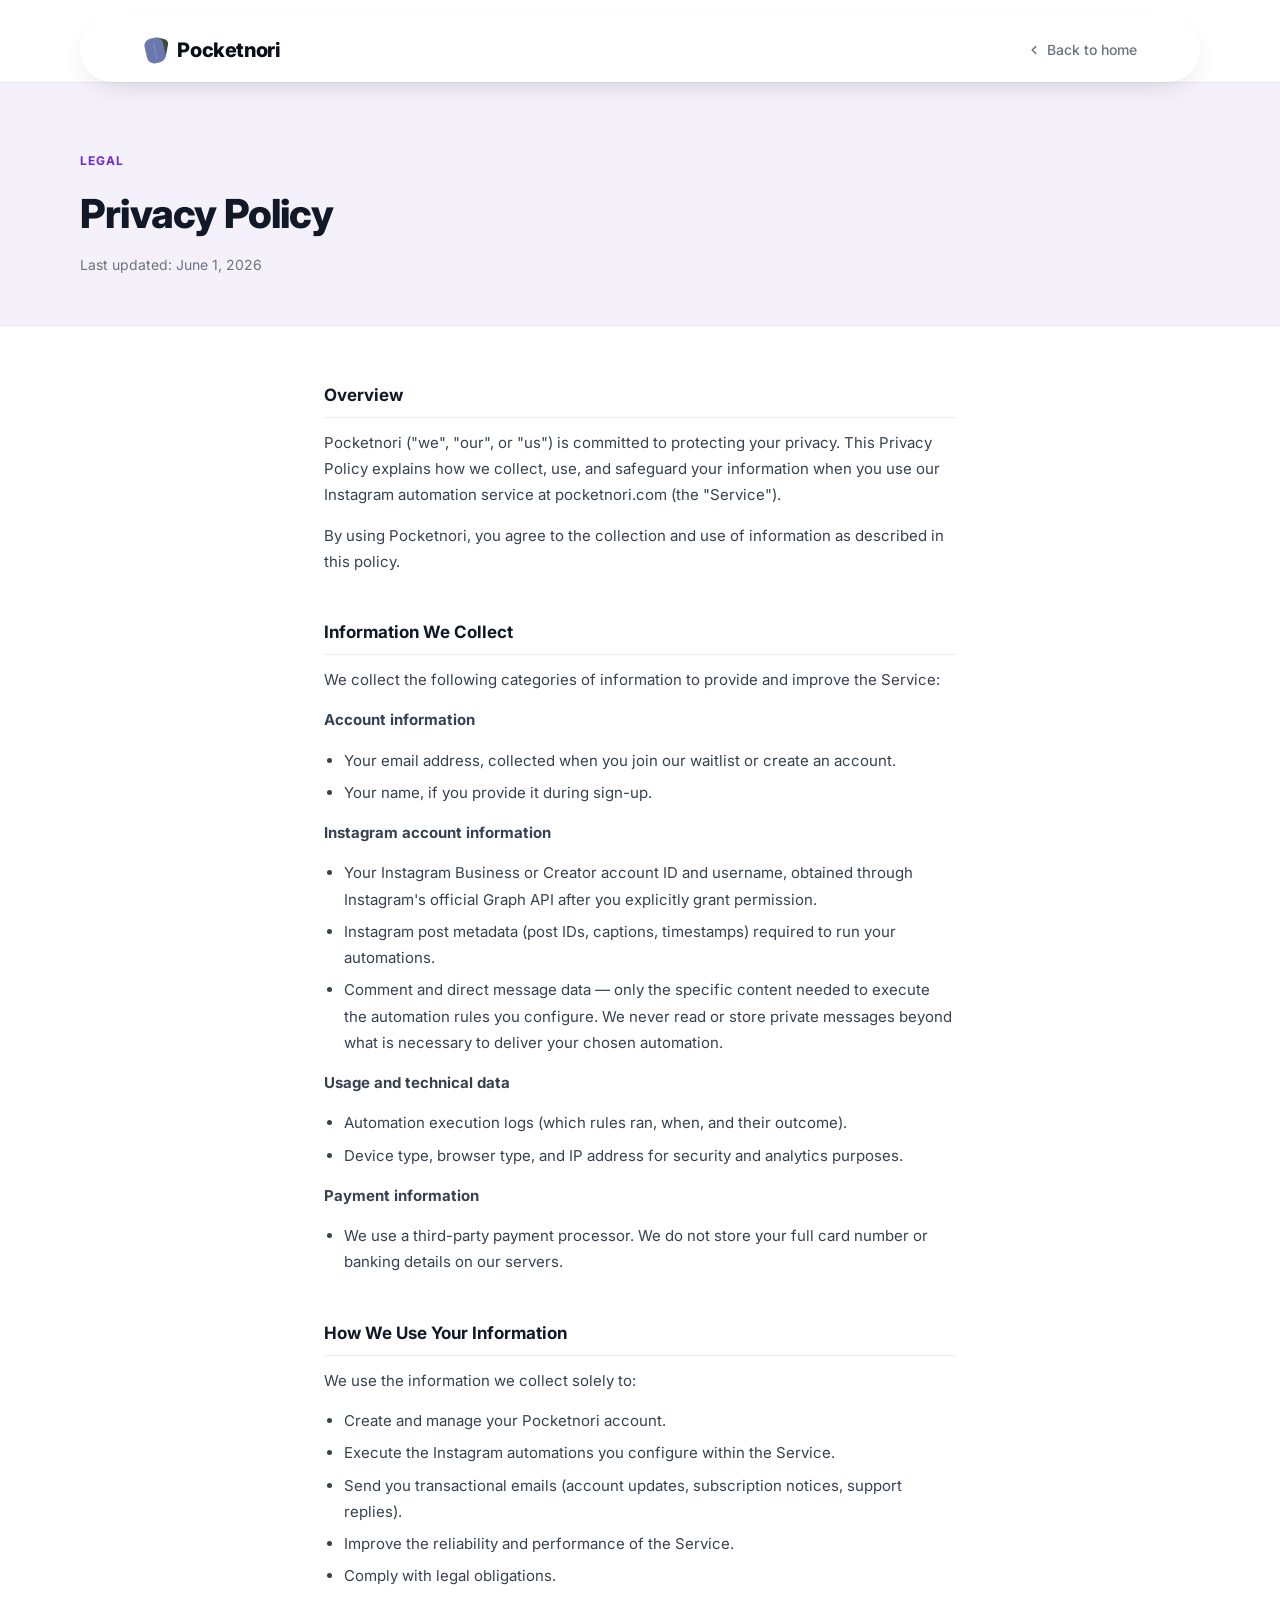
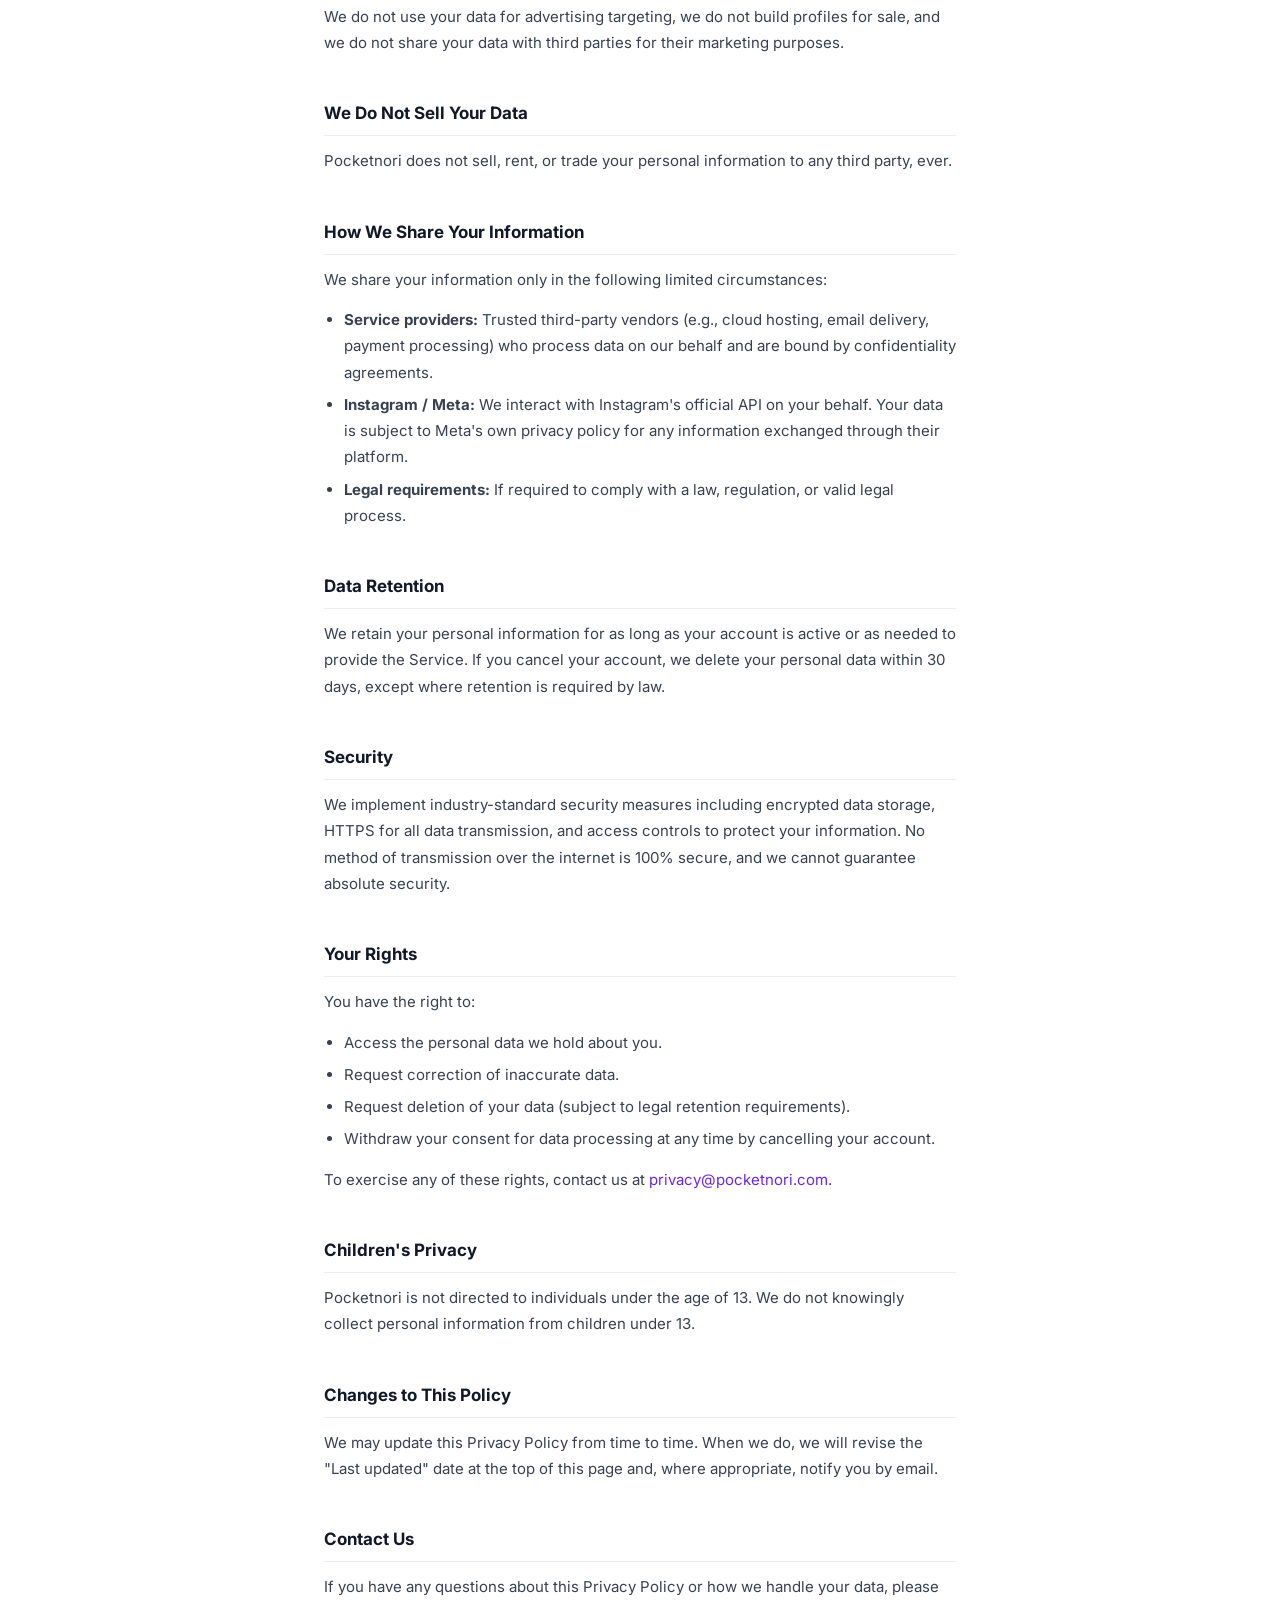
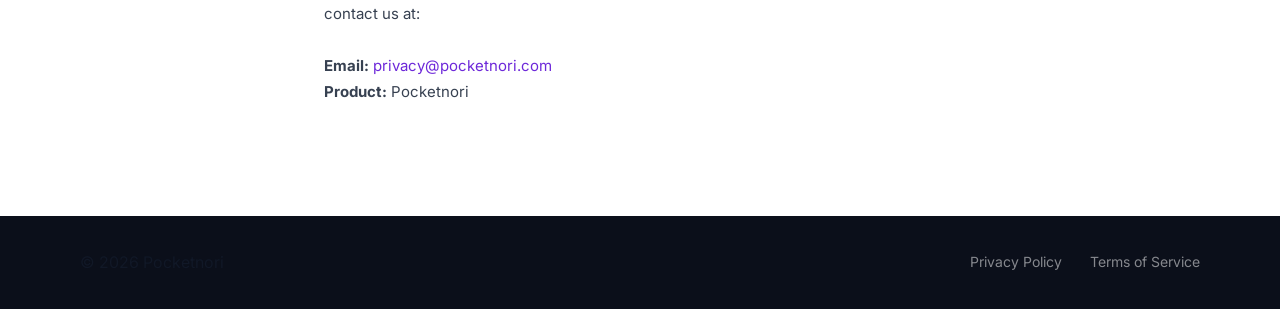
<file: privacy.html>
<!DOCTYPE html>
<html lang="en">
<head>
  <meta charset="UTF-8" />
  <meta name="viewport" content="width=device-width, initial-scale=1.0" />
  <title>Privacy Policy — Pocketnori</title>
  <meta name="description" content="Pocketnori privacy policy — how we collect, use, and protect your data." />
  <link rel="stylesheet" href="styles-bold.css" />
  <style>
    /* ── Legal page overrides ── */
    .legal-header {
      background: var(--tray);
      border-bottom: 1px solid var(--border);
      padding: 64px 5% 48px;
    }
    .legal-header .inner { max-width: var(--maxw); margin: 0 auto; }
    .legal-header .kicker {
      display: inline-block;
      font-size: 0.75rem;
      font-weight: 700;
      letter-spacing: 0.08em;
      text-transform: uppercase;
      color: var(--brand);
      margin-bottom: 12px;
    }
    .legal-header h1 {
      font-size: clamp(1.75rem, 3.5vw, 2.5rem);
      font-weight: 800;
      letter-spacing: -0.02em;
      color: var(--text);
      margin-bottom: 8px;
    }
    .legal-header .meta { font-size: 0.875rem; color: var(--muted); }

    .legal-body {
      max-width: 760px;
      margin: 0 auto;
      padding: 56px 5% 96px;
    }

    .legal-body h2 {
      font-size: 1.0625rem;
      font-weight: 700;
      color: var(--text);
      margin-top: 44px;
      margin-bottom: 12px;
      padding-bottom: 8px;
      border-bottom: 1px solid var(--line);
    }
    .legal-body h2:first-child { margin-top: 0; }

    .legal-body p {
      font-size: 0.9375rem;
      color: #374151;
      margin-bottom: 14px;
      line-height: 1.75;
    }
    .legal-body ul {
      margin: 0 0 14px 20px;
    }
    .legal-body ul li {
      font-size: 0.9375rem;
      color: #374151;
      line-height: 1.75;
      margin-bottom: 6px;
    }
    .legal-body a { color: var(--brand); text-decoration: none; }
    .legal-body a:hover { text-decoration: underline; }

    /* ── Nav overrides for legal pages ── */
    .nav-zone { position: relative; }
    .nav { background: #fff; }
    .back-link {
      font-size: 0.875rem;
      font-weight: 500;
      color: var(--muted);
      text-decoration: none;
      display: flex;
      align-items: center;
      gap: 6px;
    }
    .back-link:hover { color: var(--brand); }
  </style>
</head>
<body>

  <!-- Nav -->
  <div class="nav-zone" style="position:sticky;top:0;z-index:100;border-bottom:1px solid var(--border);">
    <nav class="nav" style="max-width:var(--maxw);margin:0 auto;display:flex;align-items:center;justify-content:space-between;height:64px;padding:0 5%;">
      <a href="/" class="brandmark" aria-label="Pocketnori home" style="display:flex;align-items:center;gap:8px;">
        <svg width="26" height="29" viewBox="0 0 221 245" fill="none" aria-hidden="true">
          <rect x="90.0098" y="6.68465" width="133.364" height="177.819" rx="42" transform="rotate(11.2302 90.0098 6.68465)" fill="#3A4B3A"></rect>
          <rect y="36.8293" width="160" height="213.333" rx="60" transform="rotate(-13.3079 0 36.8293)" fill="#6B78AE"></rect>
          <line x1="89.3032" y1="55.519" x2="117.303" y2="189.519" stroke="white" stroke-width="1.5"></line>
        </svg>
        <span class="name">Pocketnori</span>
      </a>
      <a href="/" class="back-link">
        <svg width="14" height="14" viewBox="0 0 16 16" fill="none" stroke="currentColor" stroke-width="1.8" stroke-linecap="round" stroke-linejoin="round"><path d="M10 4L6 8l4 4"/></svg>
        Back to home
      </a>
    </nav>
  </div>

  <!-- Header -->
  <div class="legal-header">
    <div class="inner">
      <div class="kicker">Legal</div>
      <h1>Privacy Policy</h1>
      <p class="meta">Last updated: June 1, 2026</p>
    </div>
  </div>

  <!-- Body -->
  <div class="legal-body">

    <h2>Overview</h2>
    <p>
      Pocketnori ("we", "our", or "us") is committed to protecting your privacy. This Privacy Policy
      explains how we collect, use, and safeguard your information when you use our Instagram
      automation service at pocketnori.com (the "Service").
    </p>
    <p>
      By using Pocketnori, you agree to the collection and use of information as described in this policy.
    </p>

    <h2>Information We Collect</h2>
    <p>We collect the following categories of information to provide and improve the Service:</p>

    <p><strong>Account information</strong></p>
    <ul>
      <li>Your email address, collected when you join our waitlist or create an account.</li>
      <li>Your name, if you provide it during sign-up.</li>
    </ul>

    <p><strong>Instagram account information</strong></p>
    <ul>
      <li>Your Instagram Business or Creator account ID and username, obtained through Instagram's
        official Graph API after you explicitly grant permission.</li>
      <li>Instagram post metadata (post IDs, captions, timestamps) required to run your automations.</li>
      <li>Comment and direct message data — only the specific content needed to execute the automation
        rules you configure. We never read or store private messages beyond what is necessary to
        deliver your chosen automation.</li>
    </ul>

    <p><strong>Usage and technical data</strong></p>
    <ul>
      <li>Automation execution logs (which rules ran, when, and their outcome).</li>
      <li>Device type, browser type, and IP address for security and analytics purposes.</li>
    </ul>

    <p><strong>Payment information</strong></p>
    <ul>
      <li>We use a third-party payment processor. We do not store your full card number or
        banking details on our servers.</li>
    </ul>

    <h2>How We Use Your Information</h2>
    <p>We use the information we collect solely to:</p>
    <ul>
      <li>Create and manage your Pocketnori account.</li>
      <li>Execute the Instagram automations you configure within the Service.</li>
      <li>Send you transactional emails (account updates, subscription notices, support replies).</li>
      <li>Improve the reliability and performance of the Service.</li>
      <li>Comply with legal obligations.</li>
    </ul>
    <p>
      We do not use your data for advertising targeting, we do not build profiles for sale, and we
      do not share your data with third parties for their marketing purposes.
    </p>

    <h2>We Do Not Sell Your Data</h2>
    <p>
      Pocketnori does not sell, rent, or trade your personal information to any third party, ever.
    </p>

    <h2>How We Share Your Information</h2>
    <p>We share your information only in the following limited circumstances:</p>
    <ul>
      <li><strong>Service providers:</strong> Trusted third-party vendors (e.g., cloud hosting,
        email delivery, payment processing) who process data on our behalf and are bound by
        confidentiality agreements.</li>
      <li><strong>Instagram / Meta:</strong> We interact with Instagram's official API on your
        behalf. Your data is subject to Meta's own privacy policy for any information exchanged
        through their platform.</li>
      <li><strong>Legal requirements:</strong> If required to comply with a law, regulation, or
        valid legal process.</li>
    </ul>

    <h2>Data Retention</h2>
    <p>
      We retain your personal information for as long as your account is active or as needed to
      provide the Service. If you cancel your account, we delete your personal data within 30 days,
      except where retention is required by law.
    </p>

    <h2>Security</h2>
    <p>
      We implement industry-standard security measures including encrypted data storage, HTTPS for
      all data transmission, and access controls to protect your information. No method of
      transmission over the internet is 100% secure, and we cannot guarantee absolute security.
    </p>

    <h2>Your Rights</h2>
    <p>You have the right to:</p>
    <ul>
      <li>Access the personal data we hold about you.</li>
      <li>Request correction of inaccurate data.</li>
      <li>Request deletion of your data (subject to legal retention requirements).</li>
      <li>Withdraw your consent for data processing at any time by cancelling your account.</li>
    </ul>
    <p>
      To exercise any of these rights, contact us at
      <a href="mailto:privacy@pocketnori.com">privacy@pocketnori.com</a>.
    </p>

    <h2>Children's Privacy</h2>
    <p>
      Pocketnori is not directed to individuals under the age of 13. We do not knowingly collect
      personal information from children under 13.
    </p>

    <h2>Changes to This Policy</h2>
    <p>
      We may update this Privacy Policy from time to time. When we do, we will revise the
      "Last updated" date at the top of this page and, where appropriate, notify you by email.
    </p>

    <h2>Contact Us</h2>
    <p>
      If you have any questions about this Privacy Policy or how we handle your data, please
      contact us at:<br /><br />
      <strong>Email:</strong> <a href="mailto:privacy@pocketnori.com">privacy@pocketnori.com</a><br />
      <strong>Product:</strong> Pocketnori
    </p>

  </div>

  <!-- Footer -->
  <footer class="footer">
    <div class="footer-inner">
      <span>© 2026 Pocketnori</span>
      <div class="footer-links">
        <a href="/privacy.html">Privacy Policy</a>
        <a href="/terms.html">Terms of Service</a>
      </div>
    </div>
  </footer>

</body>
</html>
</file>
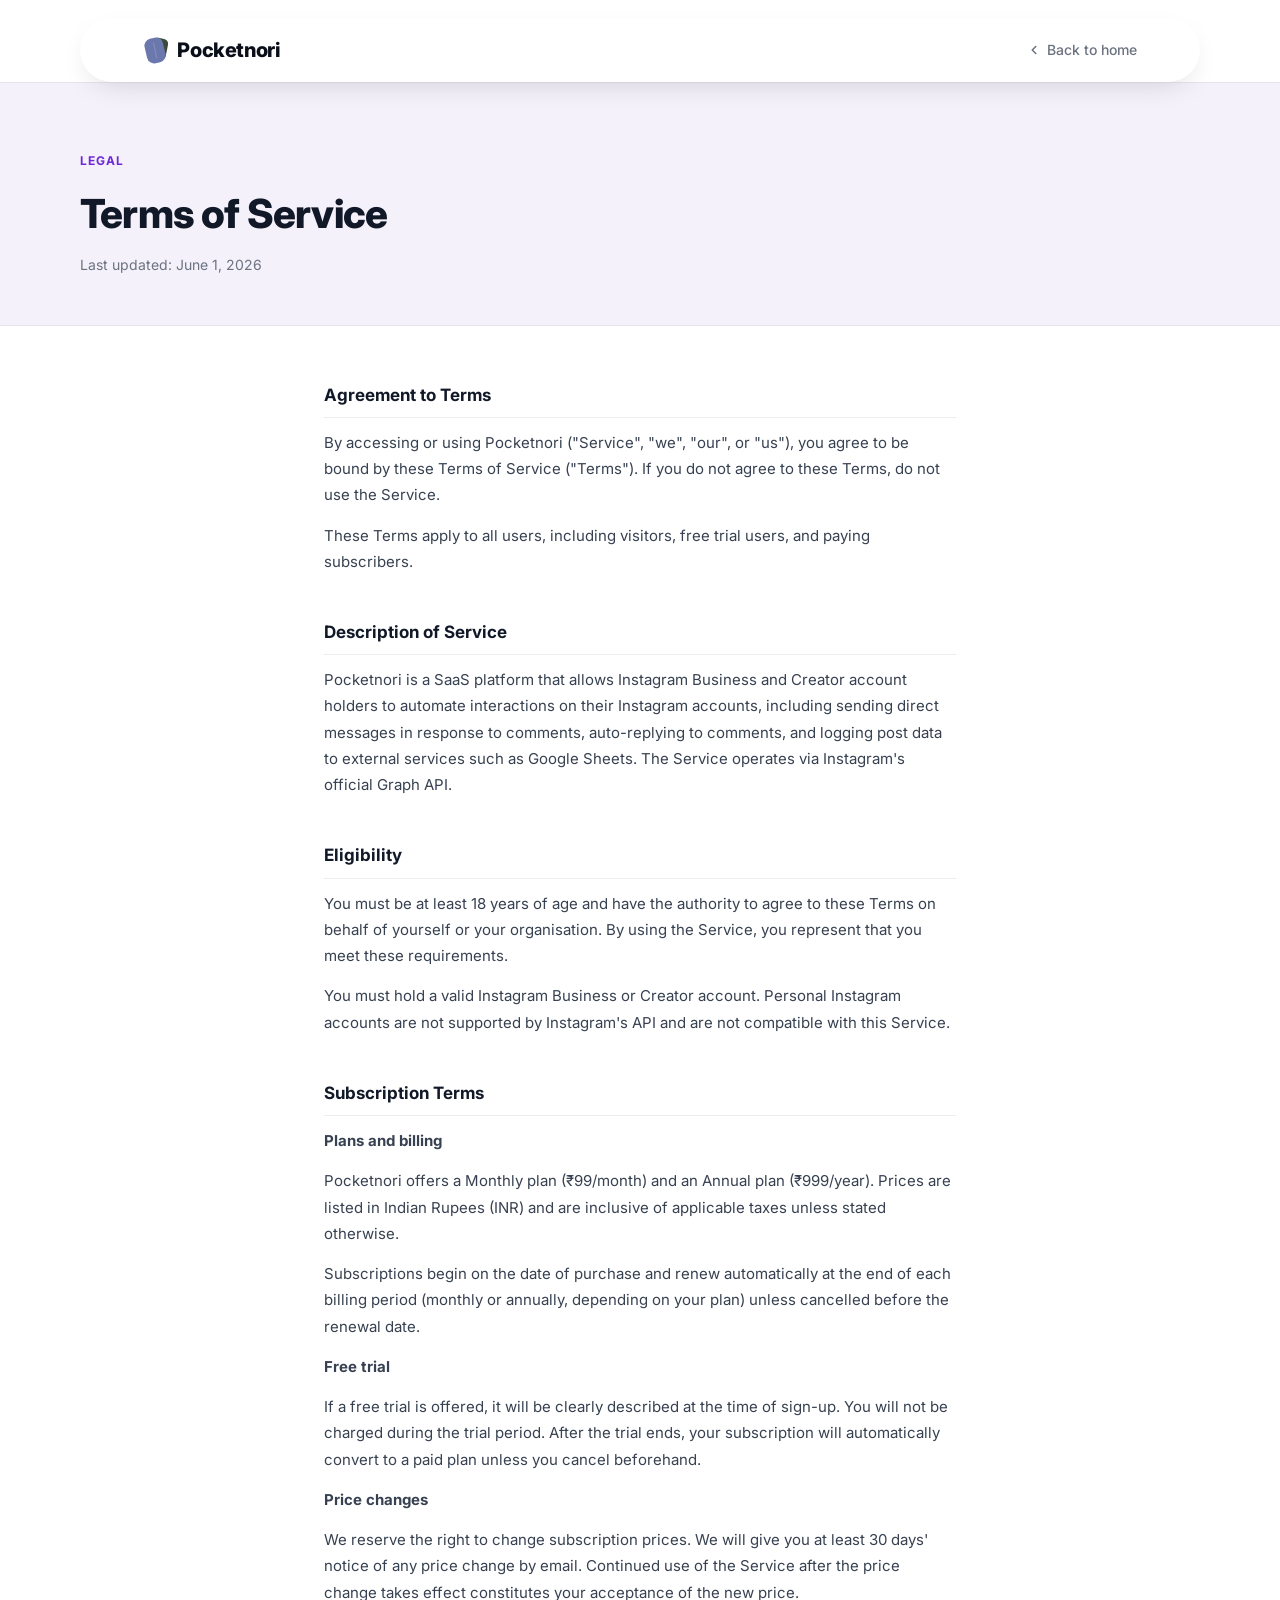
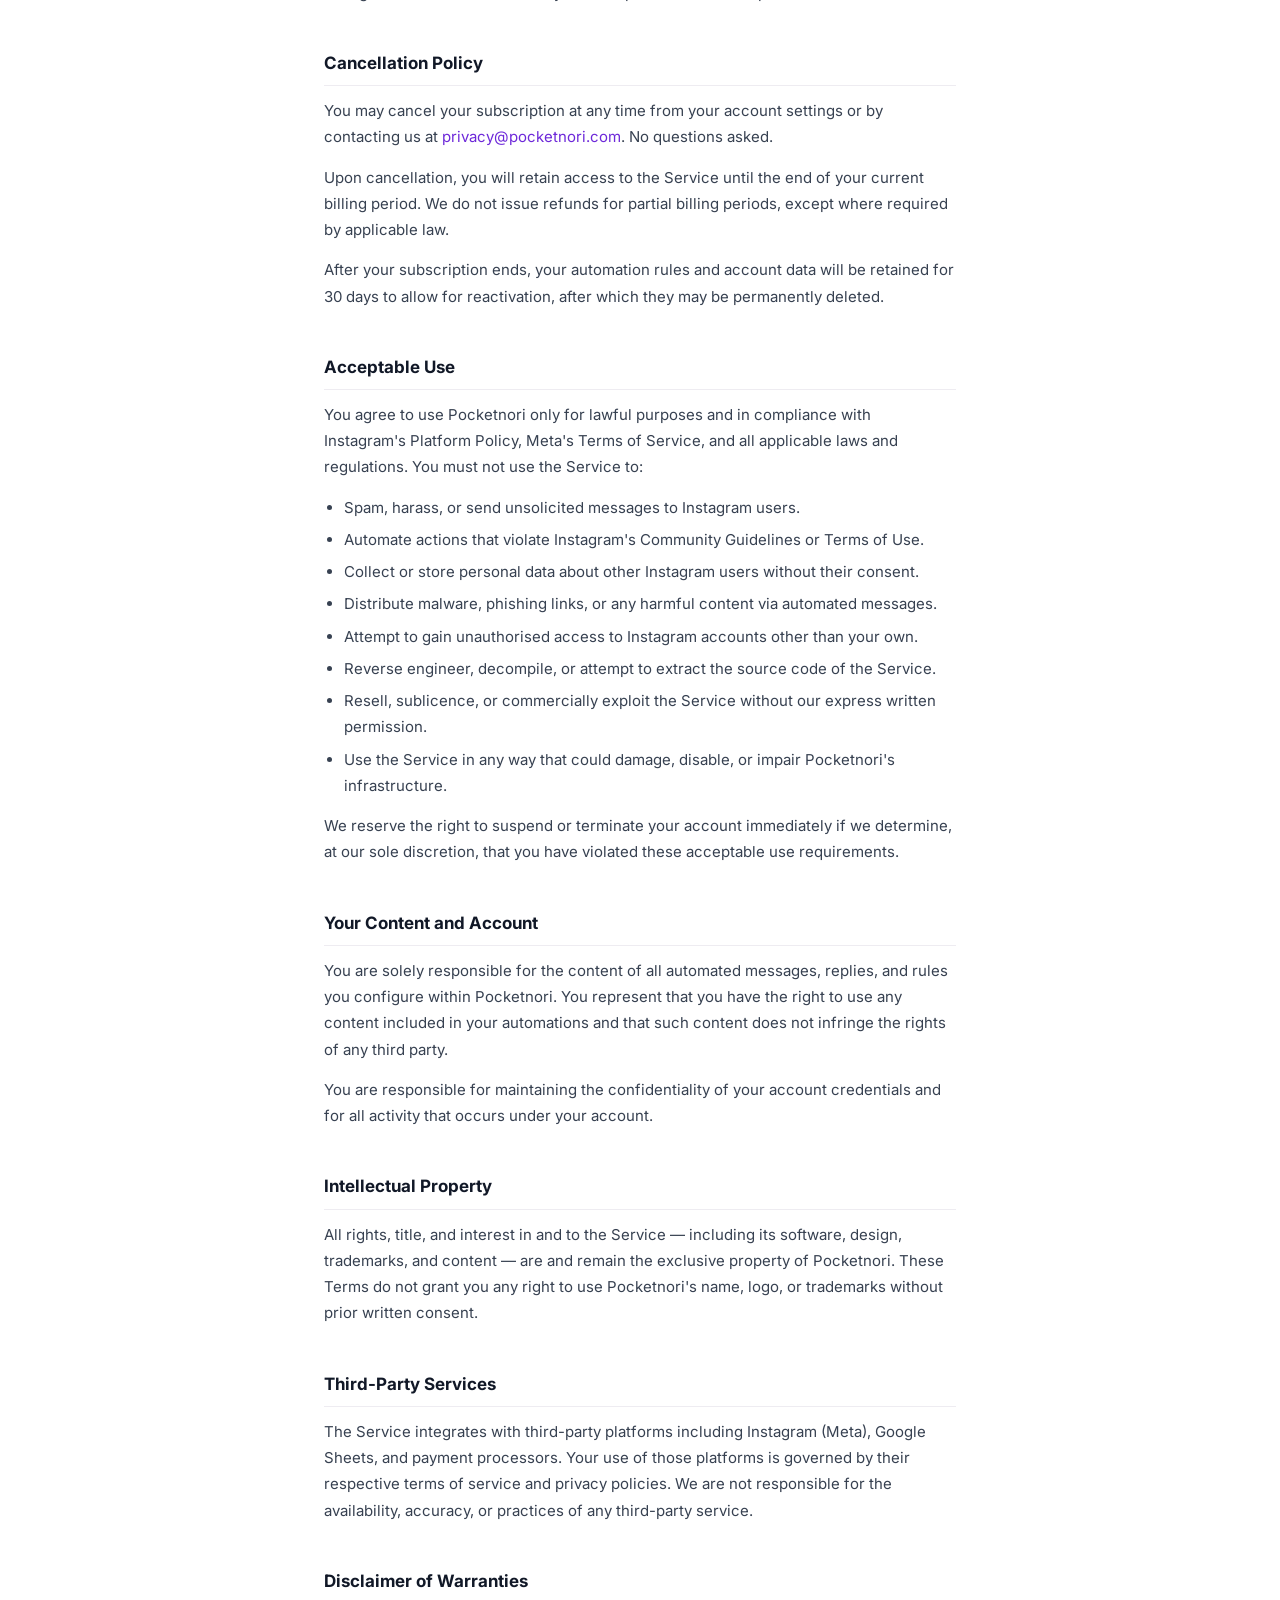
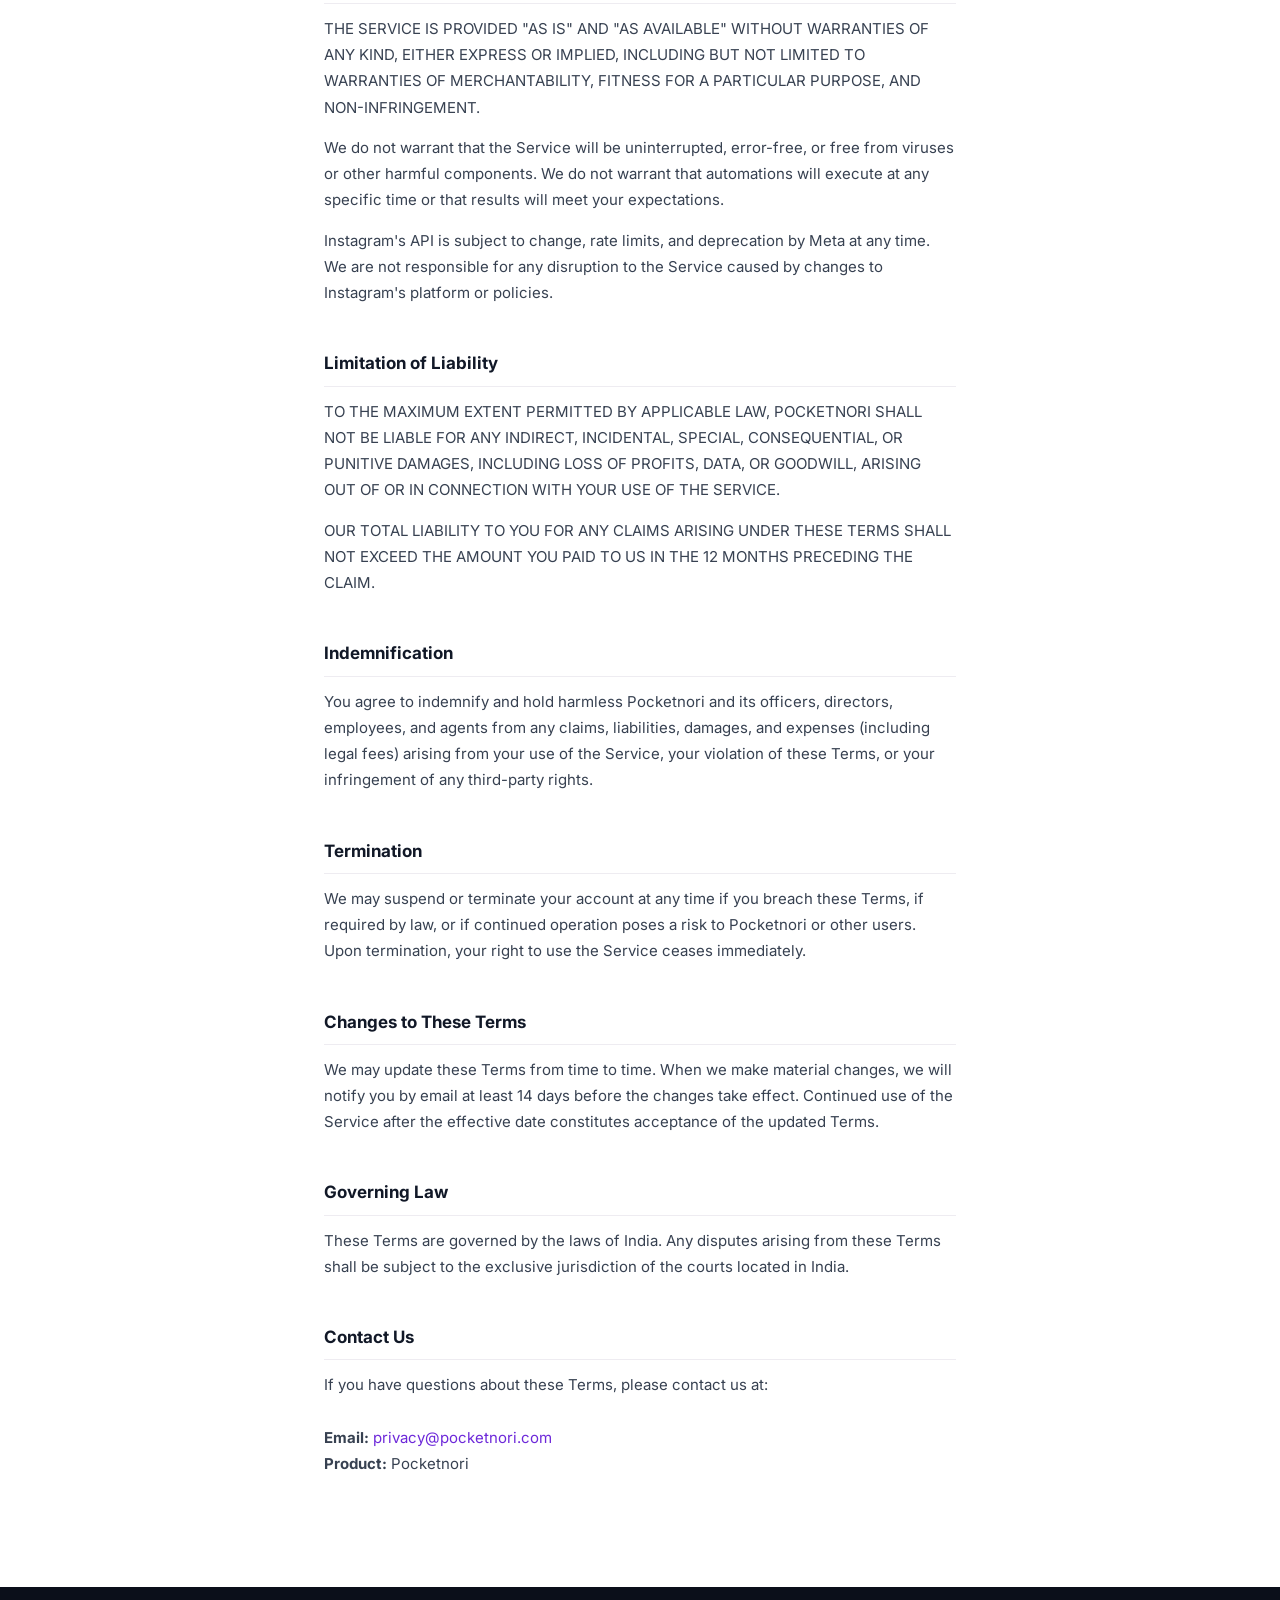
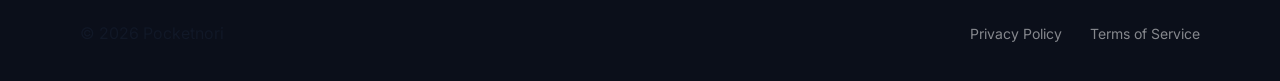
<file: terms.html>
<!DOCTYPE html>
<html lang="en">
<head>
  <meta charset="UTF-8" />
  <meta name="viewport" content="width=device-width, initial-scale=1.0" />
  <title>Terms of Service — Pocketnori</title>
  <meta name="description" content="Pocketnori terms of service — subscription terms, cancellation policy, and acceptable use." />
  <link rel="stylesheet" href="styles-bold.css" />
  <style>
    /* ── Legal page overrides ── */
    .legal-header {
      background: var(--tray);
      border-bottom: 1px solid var(--border);
      padding: 64px 5% 48px;
    }
    .legal-header .inner { max-width: var(--maxw); margin: 0 auto; }
    .legal-header .kicker {
      display: inline-block;
      font-size: 0.75rem;
      font-weight: 700;
      letter-spacing: 0.08em;
      text-transform: uppercase;
      color: var(--brand);
      margin-bottom: 12px;
    }
    .legal-header h1 {
      font-size: clamp(1.75rem, 3.5vw, 2.5rem);
      font-weight: 800;
      letter-spacing: -0.02em;
      color: var(--text);
      margin-bottom: 8px;
    }
    .legal-header .meta { font-size: 0.875rem; color: var(--muted); }

    .legal-body {
      max-width: 760px;
      margin: 0 auto;
      padding: 56px 5% 96px;
    }

    .legal-body h2 {
      font-size: 1.0625rem;
      font-weight: 700;
      color: var(--text);
      margin-top: 44px;
      margin-bottom: 12px;
      padding-bottom: 8px;
      border-bottom: 1px solid var(--line);
    }
    .legal-body h2:first-child { margin-top: 0; }

    .legal-body p {
      font-size: 0.9375rem;
      color: #374151;
      margin-bottom: 14px;
      line-height: 1.75;
    }
    .legal-body ul {
      margin: 0 0 14px 20px;
    }
    .legal-body ul li {
      font-size: 0.9375rem;
      color: #374151;
      line-height: 1.75;
      margin-bottom: 6px;
    }
    .legal-body a { color: var(--brand); text-decoration: none; }
    .legal-body a:hover { text-decoration: underline; }

    /* ── Nav overrides for legal pages ── */
    .nav-zone { position: relative; }
    .nav { background: #fff; }
    .back-link {
      font-size: 0.875rem;
      font-weight: 500;
      color: var(--muted);
      text-decoration: none;
      display: flex;
      align-items: center;
      gap: 6px;
    }
    .back-link:hover { color: var(--brand); }
  </style>
</head>
<body>

  <!-- Nav -->
  <div class="nav-zone" style="position:sticky;top:0;z-index:100;border-bottom:1px solid var(--border);">
    <nav class="nav" style="max-width:var(--maxw);margin:0 auto;display:flex;align-items:center;justify-content:space-between;height:64px;padding:0 5%;">
      <a href="/" class="brandmark" aria-label="Pocketnori home" style="display:flex;align-items:center;gap:8px;">
        <svg width="26" height="29" viewBox="0 0 221 245" fill="none" aria-hidden="true">
          <rect x="90.0098" y="6.68465" width="133.364" height="177.819" rx="42" transform="rotate(11.2302 90.0098 6.68465)" fill="#3A4B3A"></rect>
          <rect y="36.8293" width="160" height="213.333" rx="60" transform="rotate(-13.3079 0 36.8293)" fill="#6B78AE"></rect>
          <line x1="89.3032" y1="55.519" x2="117.303" y2="189.519" stroke="white" stroke-width="1.5"></line>
        </svg>
        <span class="name">Pocketnori</span>
      </a>
      <a href="/" class="back-link">
        <svg width="14" height="14" viewBox="0 0 16 16" fill="none" stroke="currentColor" stroke-width="1.8" stroke-linecap="round" stroke-linejoin="round"><path d="M10 4L6 8l4 4"/></svg>
        Back to home
      </a>
    </nav>
  </div>

  <!-- Header -->
  <div class="legal-header">
    <div class="inner">
      <div class="kicker">Legal</div>
      <h1>Terms of Service</h1>
      <p class="meta">Last updated: June 1, 2026</p>
    </div>
  </div>

  <!-- Body -->
  <div class="legal-body">

    <h2>Agreement to Terms</h2>
    <p>
      By accessing or using Pocketnori ("Service", "we", "our", or "us"), you agree to be bound by
      these Terms of Service ("Terms"). If you do not agree to these Terms, do not use the Service.
    </p>
    <p>
      These Terms apply to all users, including visitors, free trial users, and paying subscribers.
    </p>

    <h2>Description of Service</h2>
    <p>
      Pocketnori is a SaaS platform that allows Instagram Business and Creator account holders to
      automate interactions on their Instagram accounts, including sending direct messages in
      response to comments, auto-replying to comments, and logging post data to external services
      such as Google Sheets. The Service operates via Instagram's official Graph API.
    </p>

    <h2>Eligibility</h2>
    <p>
      You must be at least 18 years of age and have the authority to agree to these Terms on behalf
      of yourself or your organisation. By using the Service, you represent that you meet these
      requirements.
    </p>
    <p>
      You must hold a valid Instagram Business or Creator account. Personal Instagram accounts are
      not supported by Instagram's API and are not compatible with this Service.
    </p>

    <h2>Subscription Terms</h2>

    <p><strong>Plans and billing</strong></p>
    <p>
      Pocketnori offers a Monthly plan (₹99/month) and an Annual plan (₹999/year). Prices are
      listed in Indian Rupees (INR) and are inclusive of applicable taxes unless stated otherwise.
    </p>
    <p>
      Subscriptions begin on the date of purchase and renew automatically at the end of each billing
      period (monthly or annually, depending on your plan) unless cancelled before the renewal date.
    </p>

    <p><strong>Free trial</strong></p>
    <p>
      If a free trial is offered, it will be clearly described at the time of sign-up. You will not
      be charged during the trial period. After the trial ends, your subscription will automatically
      convert to a paid plan unless you cancel beforehand.
    </p>

    <p><strong>Price changes</strong></p>
    <p>
      We reserve the right to change subscription prices. We will give you at least 30 days' notice
      of any price change by email. Continued use of the Service after the price change takes effect
      constitutes your acceptance of the new price.
    </p>

    <h2>Cancellation Policy</h2>
    <p>
      You may cancel your subscription at any time from your account settings or by contacting us
      at <a href="mailto:privacy@pocketnori.com">privacy@pocketnori.com</a>. No questions asked.
    </p>
    <p>
      Upon cancellation, you will retain access to the Service until the end of your current billing
      period. We do not issue refunds for partial billing periods, except where required by
      applicable law.
    </p>
    <p>
      After your subscription ends, your automation rules and account data will be retained for 30
      days to allow for reactivation, after which they may be permanently deleted.
    </p>

    <h2>Acceptable Use</h2>
    <p>
      You agree to use Pocketnori only for lawful purposes and in compliance with Instagram's
      Platform Policy, Meta's Terms of Service, and all applicable laws and regulations.
      You must not use the Service to:
    </p>
    <ul>
      <li>Spam, harass, or send unsolicited messages to Instagram users.</li>
      <li>Automate actions that violate Instagram's Community Guidelines or Terms of Use.</li>
      <li>Collect or store personal data about other Instagram users without their consent.</li>
      <li>Distribute malware, phishing links, or any harmful content via automated messages.</li>
      <li>Attempt to gain unauthorised access to Instagram accounts other than your own.</li>
      <li>Reverse engineer, decompile, or attempt to extract the source code of the Service.</li>
      <li>Resell, sublicence, or commercially exploit the Service without our express written permission.</li>
      <li>Use the Service in any way that could damage, disable, or impair Pocketnori's infrastructure.</li>
    </ul>
    <p>
      We reserve the right to suspend or terminate your account immediately if we determine, at our
      sole discretion, that you have violated these acceptable use requirements.
    </p>

    <h2>Your Content and Account</h2>
    <p>
      You are solely responsible for the content of all automated messages, replies, and rules you
      configure within Pocketnori. You represent that you have the right to use any content included
      in your automations and that such content does not infringe the rights of any third party.
    </p>
    <p>
      You are responsible for maintaining the confidentiality of your account credentials and for
      all activity that occurs under your account.
    </p>

    <h2>Intellectual Property</h2>
    <p>
      All rights, title, and interest in and to the Service — including its software, design,
      trademarks, and content — are and remain the exclusive property of Pocketnori. These Terms
      do not grant you any right to use Pocketnori's name, logo, or trademarks without prior
      written consent.
    </p>

    <h2>Third-Party Services</h2>
    <p>
      The Service integrates with third-party platforms including Instagram (Meta), Google Sheets,
      and payment processors. Your use of those platforms is governed by their respective terms of
      service and privacy policies. We are not responsible for the availability, accuracy, or
      practices of any third-party service.
    </p>

    <h2>Disclaimer of Warranties</h2>
    <p>
      THE SERVICE IS PROVIDED "AS IS" AND "AS AVAILABLE" WITHOUT WARRANTIES OF ANY KIND, EITHER
      EXPRESS OR IMPLIED, INCLUDING BUT NOT LIMITED TO WARRANTIES OF MERCHANTABILITY, FITNESS FOR A
      PARTICULAR PURPOSE, AND NON-INFRINGEMENT.
    </p>
    <p>
      We do not warrant that the Service will be uninterrupted, error-free, or free from viruses or
      other harmful components. We do not warrant that automations will execute at any specific time
      or that results will meet your expectations.
    </p>
    <p>
      Instagram's API is subject to change, rate limits, and deprecation by Meta at any time. We
      are not responsible for any disruption to the Service caused by changes to Instagram's
      platform or policies.
    </p>

    <h2>Limitation of Liability</h2>
    <p>
      TO THE MAXIMUM EXTENT PERMITTED BY APPLICABLE LAW, POCKETNORI SHALL NOT BE LIABLE FOR ANY
      INDIRECT, INCIDENTAL, SPECIAL, CONSEQUENTIAL, OR PUNITIVE DAMAGES, INCLUDING LOSS OF PROFITS,
      DATA, OR GOODWILL, ARISING OUT OF OR IN CONNECTION WITH YOUR USE OF THE SERVICE.
    </p>
    <p>
      OUR TOTAL LIABILITY TO YOU FOR ANY CLAIMS ARISING UNDER THESE TERMS SHALL NOT EXCEED THE
      AMOUNT YOU PAID TO US IN THE 12 MONTHS PRECEDING THE CLAIM.
    </p>

    <h2>Indemnification</h2>
    <p>
      You agree to indemnify and hold harmless Pocketnori and its officers, directors, employees,
      and agents from any claims, liabilities, damages, and expenses (including legal fees) arising
      from your use of the Service, your violation of these Terms, or your infringement of any
      third-party rights.
    </p>

    <h2>Termination</h2>
    <p>
      We may suspend or terminate your account at any time if you breach these Terms, if required
      by law, or if continued operation poses a risk to Pocketnori or other users. Upon termination,
      your right to use the Service ceases immediately.
    </p>

    <h2>Changes to These Terms</h2>
    <p>
      We may update these Terms from time to time. When we make material changes, we will notify
      you by email at least 14 days before the changes take effect. Continued use of the Service
      after the effective date constitutes acceptance of the updated Terms.
    </p>

    <h2>Governing Law</h2>
    <p>
      These Terms are governed by the laws of India. Any disputes arising from these Terms shall
      be subject to the exclusive jurisdiction of the courts located in India.
    </p>

    <h2>Contact Us</h2>
    <p>
      If you have questions about these Terms, please contact us at:<br /><br />
      <strong>Email:</strong> <a href="mailto:privacy@pocketnori.com">privacy@pocketnori.com</a><br />
      <strong>Product:</strong> Pocketnori
    </p>

  </div>

  <!-- Footer -->
  <footer class="footer">
    <div class="footer-inner">
      <span>© 2026 Pocketnori</span>
      <div class="footer-links">
        <a href="/privacy.html">Privacy Policy</a>
        <a href="/terms.html">Terms of Service</a>
      </div>
    </div>
  </footer>

</body>
</html>
</file>
<file: styles-bold.css>
/* ============================================================
   POCKETNORI — bold SaaS redesign
   Inter + Instrument Serif · violet accent · video hero
   ============================================================ */

@import url('https://fonts.googleapis.com/css2?family=Inter:wght@400;500;600;700;800&family=Instrument+Serif:ital@0;1&display=swap');

:root {
  --brand:       #6D28D9;   /* violet-700 */
  --brand-dark:  #5B21B6;
  --brand-soft:  #F1ECFD;
  --brand-tint:  #EDE9FE;
  --pink:        #DB2777;

  --ink:         #0B0F1A;   /* dark CTA + dark sections */
  --text:        #111827;
  --muted:       #6B7280;
  --border:      #E7E5EA;
  --line:        #EEECF1;
  --white:       #FFFFFF;
  --page:        #ECEAEF;
  --hero-bg:     #1B1726;
  --tray:        #F4F1FA;

  --accent:      var(--brand);

  --radius-pill: 100px;
  --radius-2xl:  30px;
  --radius-xl:   22px;
  --radius-lg:   16px;
  --radius-md:   12px;

  --shadow-sm:   0 1px 2px rgba(17,12,34,.06), 0 1px 1px rgba(17,12,34,.04);
  --shadow-md:   0 10px 30px -12px rgba(17,12,34,.18);
  --shadow-lg:   0 30px 70px -28px rgba(17,12,34,.45);

  --maxw: 1120px;
}

* , *::before, *::after { box-sizing: border-box; margin: 0; padding: 0; }
html { scroll-behavior: smooth; }
body {
  font-family: 'Inter', system-ui, sans-serif;
  color: var(--text);
  background: #fff;
  -webkit-font-smoothing: antialiased;
  line-height: 1.6;
}
::selection { background: var(--brand); color: #fff; }
img, svg, video { display: block; }

.serif-i { font-family: 'Instrument Serif', Georgia, serif; font-style: italic; font-weight: 400; }

/* Headline serif-italic accent (tweakable which word) */
.hero h1 .accent-customers, .hero h1 .accent-automatically { font-style: normal; }
body[data-accent-word="customers"] .hero h1 .accent-customers,
body[data-accent-word="automatically"] .hero h1 .accent-automatically {
  font-family: 'Instrument Serif', Georgia, serif; font-style: italic; font-weight: 400; letter-spacing: -0.01em;
}

/* ── Buttons ─────────────────────────────────────────────── */
.btn {
  display: inline-flex; align-items: center; gap: 10px;
  font-family: 'Inter', sans-serif; font-size: 15px; font-weight: 600;
  text-decoration: none; border: none; cursor: pointer;
  border-radius: var(--radius-pill);
  transition: background .18s ease, transform .18s ease, box-shadow .18s ease, color .18s ease;
  white-space: nowrap;
}
.btn-dark { background: var(--ink); color: #fff; padding: 9px 9px 9px 22px; }
.btn-dark:hover { transform: translateY(-1px); }
.btn-dark .chev {
  width: 28px; height: 28px; border-radius: 50%;
  background: rgba(255,255,255,.16);
  display: inline-flex; align-items: center; justify-content: center;
}
.btn-brand { background: var(--brand); color: #fff; padding: 13px 28px; box-shadow: 0 8px 20px -8px var(--brand); }
.btn-brand:hover { background: var(--brand-dark); transform: translateY(-1px); }
.btn-white { background: #fff; color: var(--brand); padding: 13px 28px; }
.btn-white:hover { background: var(--brand-tint); }
.btn-ghost { background: #fff; color: var(--ink); border: 1px solid var(--border); padding: 12px 26px; }
.btn-ghost:hover { border-color: var(--brand); color: var(--brand); }
.btn-sm { padding: 9px 18px; font-size: 14px; }

/* ── Layout ──────────────────────────────────────────────── */
.container { max-width: var(--maxw); margin: 0 auto; padding: 0 28px; }
section { padding: clamp(72px, 9vw, 116px) 0; }

.eyebrow {
  display: inline-flex; align-items: center; gap: 9px;
  background: #fff; border: 1px solid var(--border);
  border-radius: var(--radius-pill); padding: 7px 16px 7px 13px;
  font-size: 13px; font-weight: 600; color: var(--text); box-shadow: var(--shadow-sm);
}
.eyebrow .dot { width: 8px; height: 8px; border-radius: 50%; background: var(--brand);
  background-image: linear-gradient(135deg, var(--brand), var(--pink)); }

.section-head { text-align: center; max-width: 680px; margin: 0 auto clamp(40px, 6vw, 64px); }
.section-head .kicker {
  display: inline-block; font-size: 13px; font-weight: 700; letter-spacing: .08em;
  text-transform: uppercase; color: var(--brand); margin-bottom: 16px;
}
.section-head h2 {
  font-size: clamp(30px, 4.6vw, 48px); font-weight: 800; line-height: 1.08;
  letter-spacing: -0.03em; color: var(--ink);
}
.section-head p { margin-top: 16px; font-size: 17px; color: var(--muted); }

/* ── Logo ────────────────────────────────────────────────── */
.brandmark { display: inline-flex; align-items: center; gap: 10px; text-decoration: none; }
.brandmark .name { font-size: 20px; font-weight: 800; letter-spacing: -0.02em; color: var(--ink); }

/* ============================================================
   HERO
   ============================================================ */
.hero-pad { padding: 12px; }
@media (min-width: 640px) { .hero-pad { padding: 16px; } }

.hero {
  position: relative; overflow: hidden;
  border-radius: clamp(22px, 2.4vw, 34px);
  background: var(--hero-bg);
  background-image:
    radial-gradient(120% 90% at 18% 0%, rgba(124,58,237,.55), transparent 55%),
    radial-gradient(110% 80% at 92% 8%, rgba(219,39,119,.42), transparent 52%),
    radial-gradient(120% 100% at 50% 120%, rgba(37,18,72,.9), transparent 60%),
    linear-gradient(180deg, #241a3a 0%, #17122a 100%);
  min-height: calc(100vh - 24px);
  display: flex; flex-direction: column;
}
.hero-video, .hero-poster {
  position: absolute; inset: 0; width: 100%; height: 100%;
  object-fit: cover; pointer-events: none; z-index: 0;
}
.hero-scrim {
  position: absolute; inset: 0; z-index: 1; pointer-events: none;
  background:
    linear-gradient(180deg, rgba(11,9,18,.30) 0%, rgba(11,9,18,.10) 26%, rgba(11,9,18,.12) 60%, rgba(20,15,34,.78) 100%);
}
.hero > .hero-inner, .hero > .nav-zone { position: relative; z-index: 2; }

/* Nav */
.nav-zone { display: flex; justify-content: center; padding: 18px 16px 0; }
.nav {
  width: 100%; max-width: 940px;
  background: rgba(255,255,255,.96); backdrop-filter: blur(8px);
  border: 1px solid rgba(255,255,255,.6);
  border-radius: var(--radius-pill);
  box-shadow: var(--shadow-md);
  padding: 8px 8px 8px 20px;
  display: flex; align-items: center; gap: 16px; position: relative;
}
.nav-links { display: none; gap: 30px; margin: 0 auto; }
.nav-links a { font-size: 14px; font-weight: 500; color: #374151; text-decoration: none; transition: color .15s; }
.nav-links a:hover { color: var(--brand); }
.nav-right { margin-left: auto; display: flex; align-items: center; gap: 10px; }
.nav-cta { display: none; }
@media (min-width: 900px) {
  .nav-links { display: flex; }
  .nav-right { margin-left: 0; }
  .nav-cta { display: inline-flex; }
}
.hamb {
  display: inline-flex; flex-direction: column; gap: 4px; align-items: center; justify-content: center;
  width: 42px; height: 42px; border-radius: 50%; border: none; cursor: pointer; background: var(--ink);
}
.hamb span { width: 16px; height: 2px; background: #fff; border-radius: 2px; }
@media (min-width: 900px) { .hamb { display: none; } }
.mobile-menu {
  display: none; position: absolute; top: calc(100% + 8px); left: 8px; right: 8px;
  background: #fff; border: 1px solid var(--border); border-radius: 18px; padding: 10px;
  box-shadow: var(--shadow-lg); z-index: 40;
}
.mobile-menu.open { display: block; }
.mobile-menu a { display: block; font-size: 15px; font-weight: 500; color: #374151; text-decoration: none; padding: 12px 14px; border-radius: 12px; }
.mobile-menu a:hover { background: var(--brand-soft); color: var(--brand); }

/* Hero content */
.hero-inner {
  flex: 1 1 auto; display: block; text-align: center;
  padding: clamp(34px, 5.5vw, 64px) 20px 0;
}
.hero-badge {
  display: inline-flex; align-items: center; gap: 9px;
  background: rgba(255,255,255,.14); border: 1px solid rgba(255,255,255,.22);
  backdrop-filter: blur(6px);
  border-radius: var(--radius-pill); padding: 7px 16px 7px 13px;
  font-size: 13px; font-weight: 600; color: #fff;
}
.hero-badge .dot { width: 8px; height: 8px; border-radius: 50%; background-image: linear-gradient(135deg,#A78BFA,var(--pink)); }
.hero h1 {
  margin: 26px auto 0; color: #fff;
  font-size: clamp(38px, 6vw, 72px); font-weight: 700; line-height: 1.04; letter-spacing: -0.035em;
  max-width: 16ch;
}
.hero h1 .serif-i { font-weight: 400; letter-spacing: -0.01em; }
.hero .sub {
  margin: 22px auto 0; font-size: clamp(15px, 1.7vw, 19px); line-height: 1.5;
  color: rgba(255,255,255,.82); max-width: 42ch;
}
.hero .hero-cta { margin-top: 30px; }

/* Dashboard preview */
.dash {
  width: 100%; max-width: 920px; margin: clamp(40px, 6vw, 60px) auto 0;
  background: var(--tray); border-radius: var(--radius-2xl) var(--radius-2xl) 0 0;
  padding: clamp(16px, 2.4vw, 26px); box-shadow: var(--shadow-lg);
}
.dash-grid { display: grid; grid-template-columns: repeat(3, 1fr); gap: 16px; }
@media (max-width: 880px) { .dash-grid { grid-template-columns: repeat(2, 1fr); } }
@media (max-width: 560px) { .dash-grid { grid-template-columns: 1fr; } }
.dcard {
  background: #fff; border: 1px solid var(--line); border-radius: var(--radius-xl); padding: 22px; text-align: left;
}
.dcard-head { display: flex; align-items: baseline; gap: 8px; font-size: 14px; }
.dcard-head .k { color: var(--brand); font-weight: 700; }
.dcard-head .when { color: var(--muted); font-weight: 500; }
.dcard .bignum { display: flex; align-items: center; gap: 10px; margin-top: 12px; }
.dcard .bignum b { font-size: 28px; font-weight: 700; color: var(--ink); letter-spacing: -0.02em; }
.trend { display: inline-flex; align-items: center; gap: 4px; font-size: 11px; font-weight: 600; border-radius: var(--radius-pill); padding: 3px 9px; }
.trend.down { background: #FEF2F2; color: #DC2626; }
.trend.up   { background: #F0FDF4; color: #16A34A; }
.dcard .cap { font-size: 12px; color: var(--muted); margin-top: 8px; }

.gauge-wrap { display: flex; flex-direction: column; align-items: center; margin-top: 14px; }
.gauge-wrap .gtitle { font-size: 12px; font-weight: 600; color: var(--muted); margin-bottom: 4px; align-self: center; }
.gauge { width: 100%; max-width: 240px; }
.gauge-labels { display: flex; justify-content: space-between; width: 100%; max-width: 200px; margin: -6px auto 0; font-size: 11px; color: #9CA3AF; }

.seg { display: flex; background: #F3F4F6; border-radius: var(--radius-pill); padding: 4px; margin-top: 16px; }
.seg button { flex: 1; border: none; background: none; cursor: pointer; font-family: inherit;
  font-size: 12px; font-weight: 600; color: var(--muted); padding: 7px 0; border-radius: var(--radius-pill); transition: all .15s; }
.seg button.on { background: #fff; color: var(--ink); box-shadow: var(--shadow-sm); }

/* form card */
.fgroup { display: flex; flex-direction: column; gap: 6px; }
.fgroup + .fgroup { margin-top: 12px; }
.fgroup label { font-size: 12px; color: #374151; font-weight: 500; }
.fselect, .finput {
  display: flex; align-items: center; justify-content: space-between;
  border: 1px solid var(--border); border-radius: var(--radius-md); padding: 9px 12px;
  font-size: 13px; color: var(--ink); font-weight: 500; background: #fff;
}
.finput .pre { color: var(--muted); }
.fcard-foot { display: flex; align-items: center; gap: 14px; margin-top: 18px; }
.fcard-foot .cancel { font-size: 13px; color: var(--muted); text-decoration: underline; cursor: pointer; }
.fcard-foot .x { margin-left: auto; color: var(--muted); cursor: pointer; display: inline-flex; }

/* ============================================================
   SECTION VARIANTS
   ============================================================ */
.section-light { background: var(--white); }
.section-grey  { background: var(--page); }
.section-tray  { background: var(--tray); }
.section-dark  { background: var(--ink); }

.section-dark .section-head h2     { color: #fff; }
.section-dark .section-head .kicker { color: #C4B5FD; }
.section-dark .section-head p       { color: rgba(255,255,255,.65); }

/* ============================================================
   HOW IT WORKS
   ============================================================ */
.steps {
  display: grid;
  grid-template-columns: 1fr 48px 1fr 48px 1fr;
  gap: 0;
  align-items: start;
}
.step-arr {
  display: flex;
  align-items: center;
  justify-content: center;
  padding-top: 38px;           /* aligns arrow with step number */
  color: var(--border);
}
.step {
  background: #fff;
  border: 1px solid var(--border);
  border-radius: var(--radius-xl);
  padding: 32px 28px;
  box-shadow: var(--shadow-sm);
  transition: box-shadow .2s, border-color .2s, transform .2s;
}
.step:hover { box-shadow: var(--shadow-md); border-color: rgba(109,40,217,.2); transform: translateY(-3px); }
.step .snum {
  font-size: 52px;
  font-weight: 800;
  letter-spacing: -0.04em;
  line-height: 1;
  color: var(--brand);
  opacity: .18;
  margin-bottom: 18px;
  /* Remove old badge dimensions */
  width: auto; height: auto; border-radius: 0;
  background: none; display: block;
}
.step h3 { font-size: 18px; font-weight: 700; color: var(--ink); margin-bottom: 10px; letter-spacing: -0.01em; }
.step p  { font-size: 15px; color: var(--muted); line-height: 1.65; }

/* ============================================================
   FEATURES — dark bento
   ============================================================ */
.feat-bento {
  display: grid;
  grid-template-columns: 1fr 1fr;
  gap: 16px;
}

/* Big card spans full width */
.feat-big {
  grid-column: 1 / -1;
  background: linear-gradient(135deg, rgba(109,40,217,.22) 0%, rgba(255,255,255,.03) 60%);
  border: 1px solid rgba(255,255,255,.1);
  border-radius: var(--radius-2xl);
  padding: clamp(28px, 4vw, 48px);
  display: grid;
  grid-template-columns: 1fr 1fr;
  gap: clamp(24px, 4vw, 48px);
  align-items: center;
}
.feat-big-text {}

.ficon-dark {
  width: 48px; height: 48px;
  border-radius: 14px;
  background: rgba(109,40,217,.3);
  border: 1px solid rgba(109,40,217,.45);
  color: #A78BFA;
  display: flex; align-items: center; justify-content: center;
  margin-bottom: 20px;
  flex-shrink: 0;
}

.feat-pill {
  display: inline-flex;
  align-items: center;
  gap: 7px;
  background: rgba(167,139,250,.12);
  border: 1px solid rgba(167,139,250,.25);
  color: #C4B5FD;
  font-size: 12px; font-weight: 600;
  padding: 5px 12px;
  border-radius: var(--radius-pill);
  margin-bottom: 18px;
}
.feat-pill::before {
  content: '';
  width: 6px; height: 6px;
  border-radius: 50%;
  background: #A78BFA;
  flex-shrink: 0;
}

.feat-big h3 {
  font-size: clamp(22px, 2.8vw, 30px);
  font-weight: 700;
  color: #fff;
  letter-spacing: -0.02em;
  margin-bottom: 14px;
}
.feat-big p {
  font-size: 16px;
  color: rgba(255,255,255,.65);
  line-height: 1.65;
}

/* DM chat mockup */
.feat-demo {
  background: rgba(255,255,255,.04);
  border: 1px solid rgba(255,255,255,.08);
  border-radius: var(--radius-xl);
  padding: 24px;
  display: flex;
  flex-direction: column;
  gap: 14px;
}
.demo-label {
  font-size: 11px; font-weight: 700; letter-spacing: .08em; text-transform: uppercase;
  color: rgba(255,255,255,.28); margin-bottom: 4px;
}
.chat-bubble { display: flex; flex-direction: column; gap: 5px; }
.chat-meta { font-size: 11px; font-weight: 600; color: rgba(255,255,255,.3); }
.chat-text {
  display: inline-block;
  padding: 11px 16px;
  border-radius: 18px;
  font-size: 14px; line-height: 1.45;
  max-width: 85%;
}
.chat-bubble.incoming .chat-text {
  background: rgba(255,255,255,.1);
  color: rgba(255,255,255,.9);
  border-top-left-radius: 4px;
  align-self: flex-start;
}
.chat-bubble.outgoing { align-items: flex-end; }
.chat-bubble.outgoing .chat-text {
  background: var(--brand);
  color: #fff;
  border-top-right-radius: 4px;
}
.chat-link {
  display: inline-block;
  color: #C4B5FD;
  font-weight: 600;
  text-decoration: underline;
  margin-top: 3px;
}
.chat-trigger {
  display: flex;
  align-items: center;
  gap: 8px;
  font-size: 11px; font-weight: 600;
  color: rgba(255,255,255,.3);
  padding: 0 4px;
}
.chat-trigger svg { flex-shrink: 0; color: rgba(167,139,250,.6); }

/* Small feature cards */
.feat-small {
  background: rgba(255,255,255,.04);
  border: 1px solid rgba(255,255,255,.08);
  border-radius: var(--radius-xl);
  padding: 32px;
  transition: background .2s, border-color .2s, transform .2s;
}
.feat-small:hover {
  background: rgba(255,255,255,.07);
  border-color: rgba(255,255,255,.15);
  transform: translateY(-3px);
}
.feat-small h3 {
  font-size: 20px; font-weight: 700; color: #fff;
  letter-spacing: -0.015em; margin-bottom: 10px;
}
.feat-small p { font-size: 15px; color: rgba(255,255,255,.55); line-height: 1.65; }

/* ============================================================
   PRICING
   ============================================================ */
.pricing-cards { display: flex; justify-content: center; gap: 24px; flex-wrap: wrap; }
.pcard {
  background: #fff;
  border: 1px solid var(--border);
  border-radius: var(--radius-2xl);
  padding: 38px 34px;
  width: 350px;
  position: relative;
  box-shadow: var(--shadow-sm);
}
.pcard.featured {
  border: 2px solid var(--brand);
  background: linear-gradient(160deg, #fff 0%, rgba(241,236,253,.6) 100%);
  box-shadow: var(--shadow-md), 0 0 0 8px rgba(109,40,217,.07);
}
.pcard.featured .price { color: var(--brand); }
.pbadge {
  position: absolute; top: -14px; right: 30px;
  background: var(--brand); color: #fff;
  font-size: 12px; font-weight: 700; letter-spacing: .04em;
  padding: 6px 15px; border-radius: var(--radius-pill);
  box-shadow: 0 4px 12px -4px rgba(109,40,217,.5);
}
.pcard .plan {
  font-size: 13px; font-weight: 700; text-transform: uppercase;
  letter-spacing: .08em; color: var(--muted);
}
.pcard .price {
  font-size: 46px; font-weight: 800; color: var(--ink);
  letter-spacing: -0.03em; line-height: 1; margin-top: 16px;
}
.pcard .price span { font-size: 16px; font-weight: 500; color: var(--muted); }
.plist { list-style: none; margin: 28px 0 32px; }
.plist li {
  display: flex; align-items: center; gap: 11px;
  font-size: 15px; color: #374151;
  padding: 9px 0; border-bottom: 1px solid var(--line);
}
.plist li:last-child { border-bottom: none; }
.plist .check {
  flex-shrink: 0; width: 20px; height: 20px; border-radius: 50%;
  background: var(--brand-soft); color: var(--brand);
  display: flex; align-items: center; justify-content: center;
}
.pcard .btn { width: 100%; justify-content: center; }

/* ============================================================
   WAITLIST (dark)
   ============================================================ */
.waitlist { background: var(--ink); color: #fff; position: relative; overflow: hidden; }
.waitlist::before {
  content: ""; position: absolute; width: 620px; height: 620px; border-radius: 50%;
  background: radial-gradient(circle, rgba(109,40,217,.45), transparent 62%);
  top: -280px; left: 50%; transform: translateX(-50%); pointer-events: none;
}
.waitlist .container { position: relative; }
.waitlist .section-head h2 { color: #fff; }
.waitlist .section-head .kicker { color: #C4B5FD; }
.waitlist .section-head p { color: rgba(255,255,255,.7); }
.waitlist-form { display: flex; gap: 12px; max-width: 520px; margin: 0 auto; }
.waitlist-form input {
  flex: 1; border: 1px solid rgba(255,255,255,.18); background: rgba(255,255,255,.07);
  border-radius: var(--radius-pill); padding: 15px 24px;
  font-size: 15px; color: #fff; outline: none;
  font-family: inherit; transition: border-color .15s;
}
.waitlist-form input::placeholder { color: rgba(255,255,255,.45); }
.waitlist-form input:focus { border-color: #A78BFA; }
.thanks {
  display: none; max-width: 520px; margin: 0 auto; text-align: center;
  background: rgba(255,255,255,.08); border: 1px solid rgba(255,255,255,.18);
  border-radius: var(--radius-lg); padding: 24px; font-size: 16px; font-weight: 500;
}

/* ============================================================
   FAQ
   ============================================================ */
.faq-list { max-width: 760px; margin: 0 auto; }
.faq-item {
  background: #fff; border: 1px solid var(--border); border-radius: var(--radius-lg);
  margin-bottom: 12px; overflow: hidden;
  transition: box-shadow .2s, border-color .2s;
}
.faq-item.open { box-shadow: var(--shadow-md); border-color: rgba(109,40,217,.2); }
.faq-q {
  width: 100%; background: none; border: none; cursor: pointer;
  display: flex; justify-content: space-between; align-items: center; gap: 18px;
  padding: 22px 26px; text-align: left;
  font-family: inherit; font-size: 16px; font-weight: 600; color: var(--ink);
  transition: color .15s;
}
.faq-q:hover { color: var(--brand); }
.faq-icon {
  flex-shrink: 0; width: 30px; height: 30px; border-radius: 50%;
  background: var(--brand-soft); color: var(--brand);
  display: flex; align-items: center; justify-content: center;
  font-size: 20px; transition: transform .25s, background .2s;
}
.faq-item.open .faq-icon { transform: rotate(45deg); background: var(--brand); color: #fff; }
.faq-a {
  max-height: 0; overflow: hidden;
  transition: max-height .3s ease, padding .25s ease;
  font-size: 15px; color: var(--muted); line-height: 1.75; padding: 0 26px;
}
.faq-item.open .faq-a { max-height: 240px; padding: 0 26px 24px; }

/* ============================================================
   FOOTER
   ============================================================ */
footer { background: var(--ink); padding: 34px 28px; }
.footer-inner {
  max-width: var(--maxw); margin: 0 auto;
  display: flex; align-items: center; justify-content: space-between; flex-wrap: wrap; gap: 14px;
}
.footer-inner .copy { font-size: 14px; color: rgba(255,255,255,.5); }
.footer-links { display: flex; gap: 28px; }
.footer-links a { font-size: 14px; color: rgba(255,255,255,.5); text-decoration: none; transition: color .15s; }
.footer-links a:hover { color: #fff; }

/* ── Responsive ──────────────────────────────────────────── */
@media (max-width: 860px) {
  .steps          { grid-template-columns: 1fr; }
  .step-arr       { display: none; }
  .feat-bento     { grid-template-columns: 1fr; }
  .feat-big       { grid-template-columns: 1fr; }
}
@media (max-width: 640px) {
  .waitlist-form  { flex-direction: column; }
  .waitlist-form .btn { justify-content: center; }
  .pricing-cards  { flex-direction: column; align-items: center; }
  .pcard          { width: 100%; max-width: 400px; }
  .footer-inner   { flex-direction: column; align-items: flex-start; }
}
</file>
